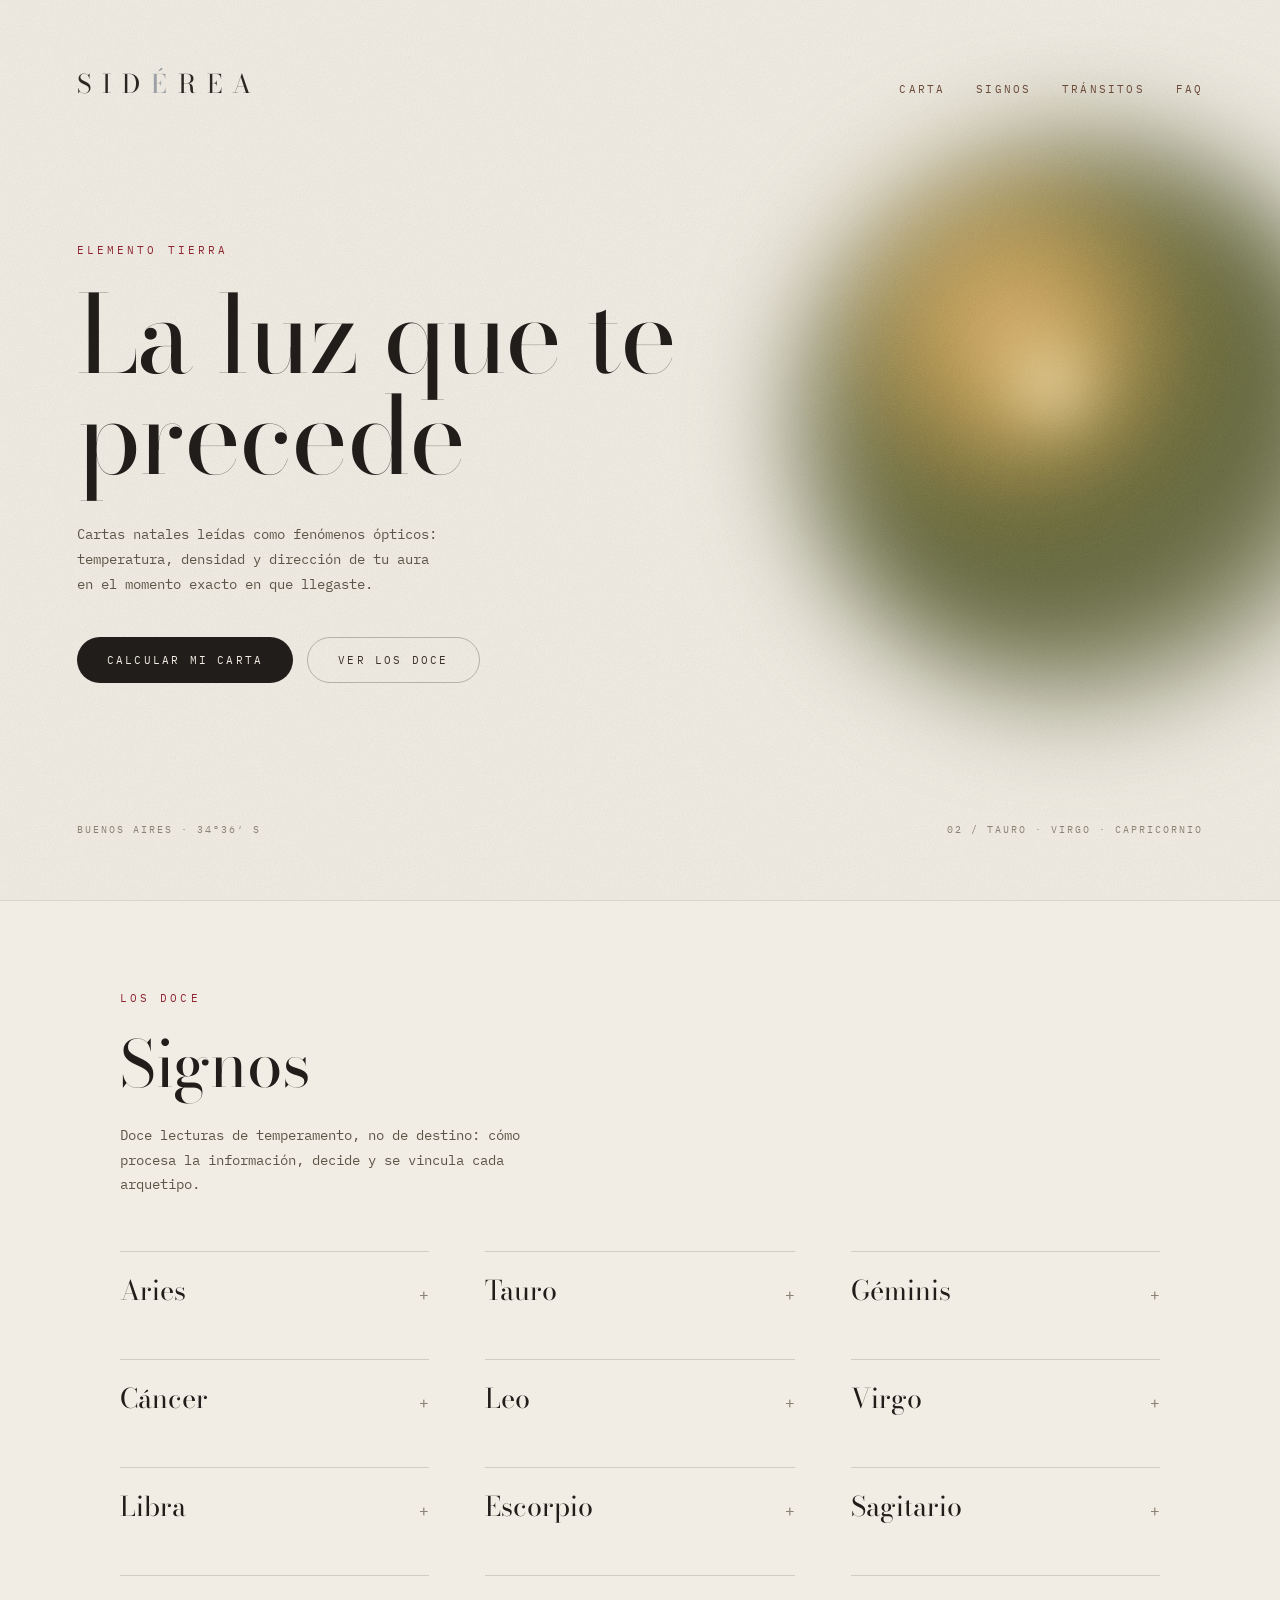
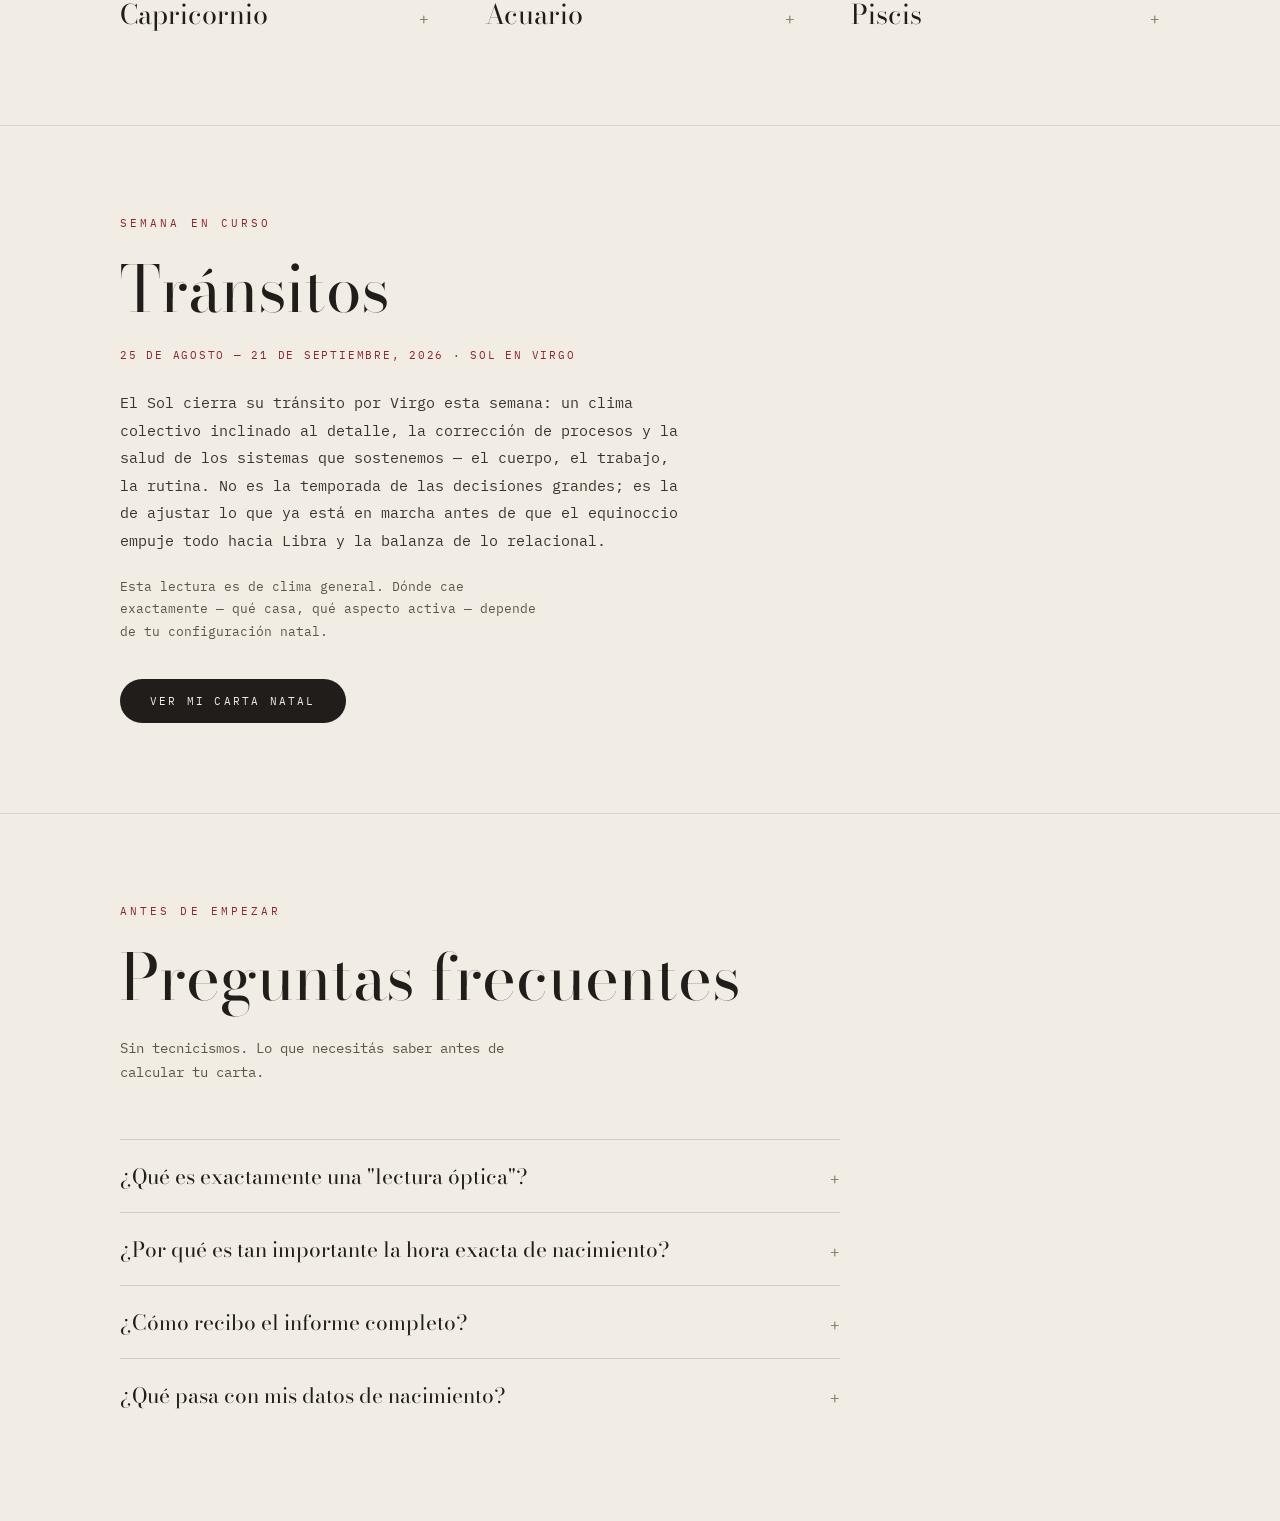
<file: templates/index.html>
<!DOCTYPE html>
<html lang="es">
<head>
<meta charset="utf-8">
<meta name="viewport" content="width=device-width, initial-scale=1">
<title>Sidérea — La luz que te precede</title>
<link rel="preconnect" href="https://fonts.googleapis.com">
<link rel="preconnect" href="https://fonts.gstatic.com" crossorigin>
<link href="https://fonts.googleapis.com/css2?family=Bodoni+Moda:opsz,wght@6..96,400;6..96,500&family=IBM+Plex+Mono:wght@400&display=swap" rel="stylesheet">
<link rel="stylesheet" href="/static/css/style.css">
</head>
<body>

<div class="page" id="carta">

  <div class="noise-overlay"></div>

  <div class="aura element-tierra">
    <div class="aura-body"></div>
    <div class="aura-core"></div>
    <div class="aura-grain"></div>
  </div>

  <div class="layout">

    <header class="header">
      <div class="wordmark">SID<span class="wordmark-accent">É</span>REA</div>
      <nav class="nav">
        <a href="#carta">Carta</a>
        <a href="#signos">Signos</a>
        <a href="#transitos">Tránsitos</a>
        <a href="#faq">FAQ</a>
      </nav>
    </header>

    <main class="main">
      <div class="eyebrow">Elemento tierra</div>
      <h1 class="headline">La luz que te precede</h1>
      <p class="lede">Cartas natales leídas como fenómenos ópticos: temperatura, densidad y dirección de tu aura en el momento exacto en que llegaste.</p>
      <div class="cta-row">
        <button type="button" class="btn btn-primary js-open-calculator" id="calc-open">Calcular mi carta</button>
        <a href="#signos" class="btn btn-secondary">Ver los doce</a>
      </div>
    </main>

    <footer class="footer">
      <span>Buenos Aires · 34°36′ S</span>
      <span>02 / Tauro · Virgo · Capricornio</span>
    </footer>

  </div>

  <div class="modal-overlay" id="calc-overlay" hidden>
    <div class="modal" role="dialog" aria-modal="true" aria-labelledby="calc-title">
      <button type="button" class="modal-close" id="calc-close" aria-label="Cerrar">×</button>

      <div class="modal-eyebrow">Calcular carta</div>
      <h2 id="calc-title" class="modal-title">Tus coordenadas de nacimiento</h2>

      <form id="calc-form" class="calc-form" novalidate>
        <label class="field">
          <span class="field-label">Fecha de nacimiento</span>
          <input type="date" name="date" required>
        </label>
        <label class="field">
          <span class="field-label">Hora exacta</span>
          <input type="time" name="time" required>
        </label>
        <label class="field">
          <span class="field-label">Lugar de nacimiento</span>
          <input type="text" name="location" placeholder="Ciudad, país" autocomplete="off" required>
        </label>
        <label class="field">
          <span class="field-label">Email</span>
          <input type="email" name="email" placeholder="tu@email.com" autocomplete="email" required>
        </label>

        <p class="calc-status" id="calc-status" role="status" aria-live="polite" hidden></p>
        <p class="calc-error" id="calc-error" role="alert" hidden></p>

        <button type="submit" class="btn btn-primary calc-submit" id="calc-submit">Calcular mi carta</button>
      </form>

      <div class="calc-result" id="calc-result" hidden>
        <div class="modal-eyebrow">Extracto gratuito</div>
        <h3 class="calc-diagnosis-title">Diagnóstico óptico</h3>
        <p class="calc-readout" id="calc-readout"></p>

        <p class="calc-diagnosis-text" id="calc-paragraph-one"></p>
        <p class="calc-diagnosis-text" id="calc-paragraph-two"></p>
        <p class="calc-hook" id="calc-hook"></p>

        <div class="calc-upsell">
          <p class="calc-price-line">Informe completo: <span id="calc-price"></span></p>
          <button type="button" class="btn btn-primary calc-buy" id="calc-buy">Comprar informe completo</button>
          <p class="calc-buy-status" id="calc-buy-status" role="status" aria-live="polite" hidden></p>
        </div>
      </div>
    </div>
  </div>

</div>

<section id="signos" class="section signos-section">
  <div class="section-inner">
    <div class="eyebrow">Los doce</div>
    <h2 class="section-title">Signos</h2>
    <p class="section-lede">Doce lecturas de temperamento, no de destino: cómo procesa la información, decide y se vincula cada arquetipo.</p>

    <div class="signs-grid">

      <details class="sign-card">
        <summary><span class="sign-name">Aries</span><span class="sign-toggle" aria-hidden="true">+</span></summary>
        <div class="sign-meta">21 mar — 19 abr · Fuego</div>
        <p class="sign-text">Procesa el mundo por impulso de acción: decide rápido, prueba en el terreno y corrige sobre la marcha antes que planificar en exceso. Su fricción aparece cuando la paciencia ajena no sigue su ritmo.</p>
      </details>

      <details class="sign-card">
        <summary><span class="sign-name">Tauro</span><span class="sign-toggle" aria-hidden="true">+</span></summary>
        <div class="sign-meta">20 abr — 20 may · Tierra</div>
        <p class="sign-text">Necesita evidencia sensorial antes de comprometerse: lo que puede tocar, medir o repetir le da certeza. Cambia de opinión despacio, pero cuando lo hace, el cambio es sólido y difícil de revertir.</p>
      </details>

      <details class="sign-card">
        <summary><span class="sign-name">Géminis</span><span class="sign-toggle" aria-hidden="true">+</span></summary>
        <div class="sign-meta">21 may — 20 jun · Aire</div>
        <p class="sign-text">Piensa en red, no en línea recta: conecta datos dispersos con una velocidad que a veces se confunde con dispersión. Su fortaleza es la síntesis rápida; su costo, sostener el foco en una sola variable.</p>
      </details>

      <details class="sign-card">
        <summary><span class="sign-name">Cáncer</span><span class="sign-toggle" aria-hidden="true">+</span></summary>
        <div class="sign-meta">21 jun — 22 jul · Agua</div>
        <p class="sign-text">Filtra la información a través de la memoria afectiva: recuerda cómo se sintió una situación antes que los hechos exactos. Construye seguridad por repetición de vínculos conocidos, no por novedad.</p>
      </details>

      <details class="sign-card">
        <summary><span class="sign-name">Leo</span><span class="sign-toggle" aria-hidden="true">+</span></summary>
        <div class="sign-meta">23 jul — 22 ago · Fuego</div>
        <p class="sign-text">Necesita ver el efecto de sus acciones para calibrar si va por buen camino: la retroalimentación externa no es vanidad, es información. Rinde mejor cuando lidera con nombre propio que cuando diluye su aporte en un colectivo anónimo.</p>
      </details>

      <details class="sign-card">
        <summary><span class="sign-name">Virgo</span><span class="sign-toggle" aria-hidden="true">+</span></summary>
        <div class="sign-meta">23 ago — 22 sep · Tierra</div>
        <p class="sign-text">Ordena antes de actuar: separa variables, detecta el error de proceso y corrige con precisión quirúrgica. Su riesgo no es la exigencia — es confundir la corrección del sistema con la corrección de la persona.</p>
      </details>

      <details class="sign-card">
        <summary><span class="sign-name">Libra</span><span class="sign-toggle" aria-hidden="true">+</span></summary>
        <div class="sign-meta">23 sep — 22 oct · Aire</div>
        <p class="sign-text">Decide comparando escenarios en simultáneo, sopesando cada variable frente a su opuesto antes de resolver. Necesita el punto de vista ajeno no por dependencia, sino porque su método de pensar es esencialmente relacional.</p>
      </details>

      <details class="sign-card">
        <summary><span class="sign-name">Escorpio</span><span class="sign-toggle" aria-hidden="true">+</span></summary>
        <div class="sign-meta">23 oct — 21 nov · Agua</div>
        <p class="sign-text">Investiga antes de confiar: necesita entender el mecanismo real detrás de una situación o un vínculo antes de comprometerse con él. Su intensidad no busca el conflicto — busca la información sin filtrar.</p>
      </details>

      <details class="sign-card">
        <summary><span class="sign-name">Sagitario</span><span class="sign-toggle" aria-hidden="true">+</span></summary>
        <div class="sign-meta">22 nov — 21 dic · Fuego</div>
        <p class="sign-text">Aprende expandiendo el marco, no profundizando uno solo: prefiere el mapa amplio a la nota al pie. Se aburre con la repetición sin propósito y necesita un horizonte visible para sostener el compromiso.</p>
      </details>

      <details class="sign-card">
        <summary><span class="sign-name">Capricornio</span><span class="sign-toggle" aria-hidden="true">+</span></summary>
        <div class="sign-meta">22 dic — 19 ene · Tierra</div>
        <p class="sign-text">Construye en plazos largos: mide el esfuerzo de hoy contra un resultado que puede tardar años en confirmarse. Su disciplina no es rigidez — es una apuesta calculada por la estructura sobre el impulso.</p>
      </details>

      <details class="sign-card">
        <summary><span class="sign-name">Acuario</span><span class="sign-toggle" aria-hidden="true">+</span></summary>
        <div class="sign-meta">20 ene — 18 feb · Aire</div>
        <p class="sign-text">Piensa por sistemas, no por casos individuales: le interesa el patrón que explica muchos comportamientos antes que la excepción anecdótica. Su distancia emocional aparente suele ser objetividad mal leída.</p>
      </details>

      <details class="sign-card">
        <summary><span class="sign-name">Piscis</span><span class="sign-toggle" aria-hidden="true">+</span></summary>
        <div class="sign-meta">19 feb — 20 mar · Agua</div>
        <p class="sign-text">Absorbe el estado emocional del entorno con una permeabilidad que funciona como radar y como vulnerabilidad. Necesita límites explícitos — no porque le falte carácter, sino porque su frontera perceptiva es naturalmente porosa.</p>
      </details>

    </div>
  </div>
</section>

<section id="transitos" class="section transitos-section">
  <div class="section-inner">
    <div class="eyebrow">Semana en curso</div>
    <h2 class="section-title">Tránsitos</h2>
    <p class="transitos-dateline">25 de agosto — 21 de septiembre, 2026 · Sol en Virgo</p>
    <p class="transitos-body">El Sol cierra su tránsito por Virgo esta semana: un clima colectivo inclinado al detalle, la corrección de procesos y la salud de los sistemas que sostenemos — el cuerpo, el trabajo, la rutina. No es la temporada de las decisiones grandes; es la de ajustar lo que ya está en marcha antes de que el equinoccio empuje todo hacia Libra y la balanza de lo relacional.</p>
    <p class="transitos-hook">Esta lectura es de clima general. Dónde cae exactamente — qué casa, qué aspecto activa — depende de tu configuración natal.</p>
    <button type="button" class="btn btn-primary js-open-calculator">Ver mi carta natal</button>
  </div>
</section>

<section id="faq" class="section faq-section">
  <div class="section-inner">
    <div class="eyebrow">Antes de empezar</div>
    <h2 class="section-title">Preguntas frecuentes</h2>
    <p class="section-lede">Sin tecnicismos. Lo que necesitás saber antes de calcular tu carta.</p>

    <div class="faq-list">

      <details class="faq-item">
        <summary><span class="faq-question">¿Qué es exactamente una "lectura óptica"?</span><span class="sign-toggle" aria-hidden="true">+</span></summary>
        <p class="faq-answer">Es la forma en que describimos tu carta natal: no como un pronóstico, sino como una configuración de luz — posición, temperatura y dirección — registrada en el momento y el lugar exactos en que naciste. El informe traduce esa configuración en un lenguaje analítico, no en predicciones.</p>
      </details>

      <details class="faq-item">
        <summary><span class="faq-question">¿Por qué es tan importante la hora exacta de nacimiento?</span><span class="sign-toggle" aria-hidden="true">+</span></summary>
        <p class="faq-answer">La hora determina tu Ascendente y las doce casas de tu carta, que cambian cada pocos minutos. Sin hora exacta podemos calcular tus planetas, pero no dónde caen dentro de tu carta — es la diferencia entre saber qué luz tenés y saber hacia dónde apunta.</p>
      </details>

      <details class="faq-item">
        <summary><span class="faq-question">¿Cómo recibo el informe completo?</span><span class="sign-toggle" aria-hidden="true">+</span></summary>
        <p class="faq-answer">Después de confirmar la compra, generamos un PDF a partir de tu carta y queda disponible para descargar directamente desde el sitio. No se envía por correo ni requiere una cuenta.</p>
      </details>

      <details class="faq-item">
        <summary><span class="faq-question">¿Qué pasa con mis datos de nacimiento?</span><span class="sign-toggle" aria-hidden="true">+</span></summary>
        <p class="faq-answer">Tu fecha, hora y lugar de nacimiento se usan únicamente para calcular tu carta y generar tu informe. No los compartimos con terceros ni los usamos para nada fuera de esa lectura.</p>
      </details>

    </div>
  </div>
</section>

<script src="/static/js/app.js" defer></script>
</body>
</html>
</file>
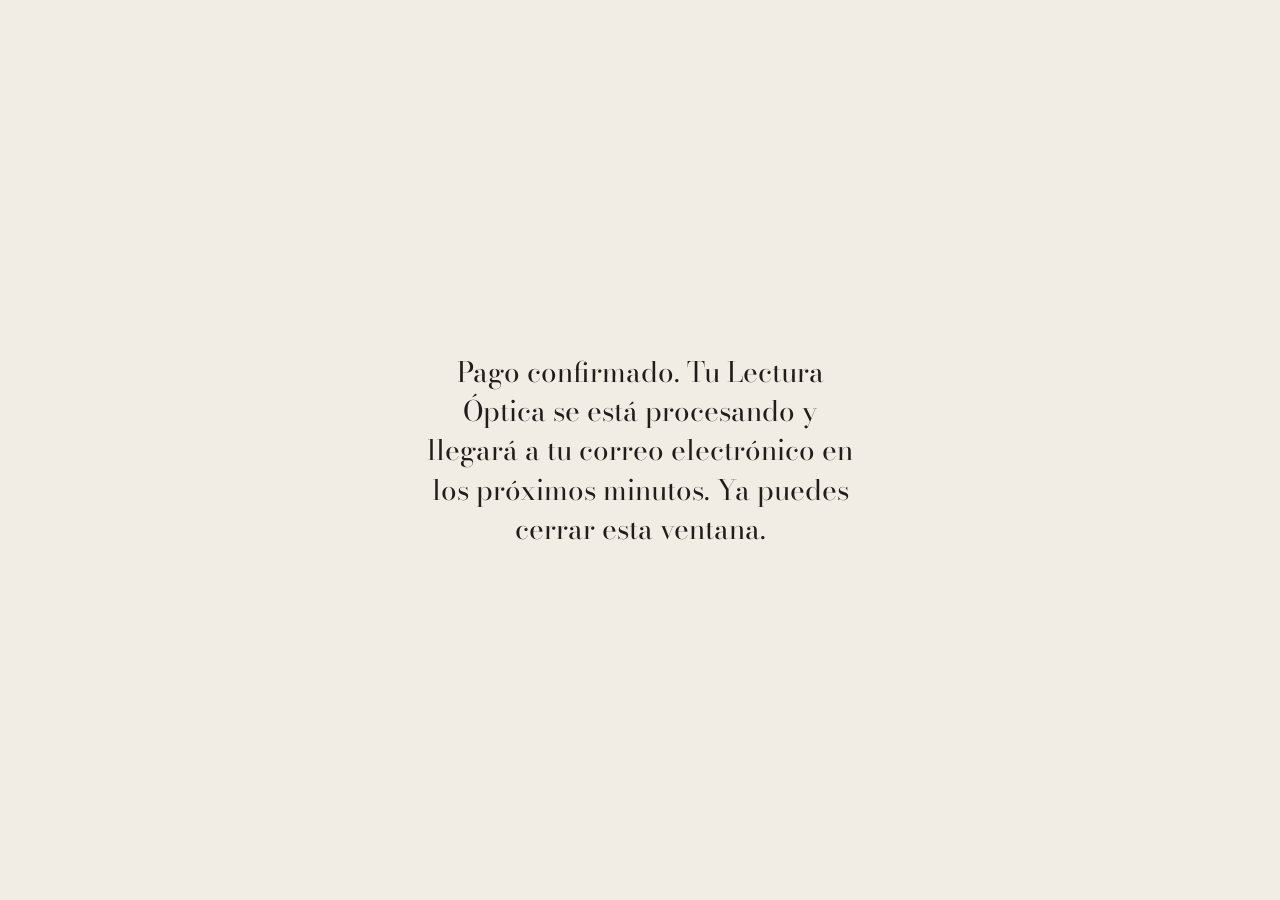
<file: templates/success.html>
<!DOCTYPE html>
<html lang="es">
<head>
<meta charset="utf-8">
<meta name="viewport" content="width=device-width, initial-scale=1">
<title>Sidérea — Pago confirmado</title>
<link rel="preconnect" href="https://fonts.googleapis.com">
<link rel="preconnect" href="https://fonts.gstatic.com" crossorigin>
<link href="https://fonts.googleapis.com/css2?family=Bodoni+Moda:opsz,wght@6..96,400;6..96,500&display=swap" rel="stylesheet">
<style>
  body {
    margin: 0;
    min-height: 100vh;
    display: flex;
    align-items: center;
    justify-content: center;
    background: #F1EDE4;
    color: #211D1A;
    font-family: 'Bodoni Moda', Didot, 'Bodoni MT', serif;
    text-align: center;
    padding: 24px;
    box-sizing: border-box;
  }

  p {
    margin: 0;
    max-width: 26ch;
    font-size: clamp(20px, 3.6vw, 28px);
    font-weight: 400;
    line-height: 1.4;
  }
</style>
</head>
<body>
  <p>Pago confirmado. Tu Lectura Óptica se está procesando y llegará a tu correo electrónico en los próximos minutos. Ya puedes cerrar esta ventana.</p>
</body>
</html>
</file>
<file: static/css/style.css>
html {
  scroll-behavior: smooth;
}

body {
  margin: 0;
  background: #F1EDE4;
  overflow-x: hidden;
}

a {
  color: #6B4A3A;
  text-decoration: none;
}

a:hover {
  color: #8E2530;
}

.page {
  min-height: 100vh;
  background: #F1EDE4;
  position: relative;
  overflow: visible;
  font-family: 'IBM Plex Mono', ui-monospace, monospace;
  color: #2A2622;
  scroll-margin-top: 0;
}

/* Fine photographic grain over the whole page, breaks up the flat digital background */
.noise-overlay {
  position: absolute;
  inset: 0;
  pointer-events: none;
  opacity: 0.4;
  mix-blend-mode: multiply;
  background-image: url('data:image/svg+xml,%3Csvg xmlns=%27http://www.w3.org/2000/svg%27 width=%27220%27 height=%27220%27%3E%3Cfilter id=%27n%27%3E%3CfeTurbulence type=%27fractalNoise%27 baseFrequency=%270.9%27 numOctaves=%274%27 stitchTiles=%27stitch%27/%3E%3CfeColorMatrix type=%27saturate%27 values=%270%27/%3E%3C/filter%3E%3Crect width=%27100%25%27 height=%27100%25%27 filter=%27url(%23n)%27 opacity=%270.4%27/%3E%3C/svg%3E');
}

/* Seasonal aura: eccentric radial light source, accent-sized, anchored
   top-right. Color is driven entirely by CSS custom properties so each
   `.element-*` class can swap the palette without touching the gradient
   stops, blur, blend-mode, or bleed geometry below. */
.aura {
  position: absolute;
  right: -2%;
  top: 22vh;
  width: clamp(260px, 34vw, 440px);
  aspect-ratio: 1;
  pointer-events: none;
  overflow: visible;
  transform: scale(1.12);
  transform-origin: 60% 40%;

  /* Fuego (default): ámbar cálido → rubí profundo */
  --aura-0: rgba(255,208,124,1);
  --aura-1: rgba(248,164,68,1);
  --aura-2: rgba(206,74,40,1);
  --aura-3: rgba(155,17,30,1);
  --aura-4: rgba(150,20,32,0.62);
  --aura-5: rgba(160,40,38,0.20);
  --aura-6: rgba(190,90,60,0);
  --aura-core-0: rgba(255,230,172,0.92);
  --aura-core-1: rgba(255,190,92,0.52);
  --aura-core-2: rgba(238,138,52,0.16);
  --aura-core-3: rgba(214,96,44,0);
}

/* Tierra (Tauro/Virgo/Capricornio): ámbar tostado → olivo profundo sutil.
   Temporada activa en el hero: Sol en Virgo. */
.aura.element-tierra {
  --aura-0: rgba(230,198,140,1);
  --aura-1: rgba(196,152,80,1);
  --aura-2: rgba(146,128,68,1);
  --aura-3: rgba(94,98,58,1);
  --aura-4: rgba(94,98,58,0.6);
  --aura-5: rgba(126,116,76,0.22);
  --aura-6: rgba(160,150,112,0);
  --aura-core-0: rgba(238,214,164,0.9);
  --aura-core-1: rgba(210,176,110,0.5);
  --aura-core-2: rgba(150,140,82,0.16);
  --aura-core-3: rgba(122,112,72,0);
}

/* Aire (Géminis/Libra/Acuario): plata luminoso → gris azulado */
.aura.element-aire {
  --aura-0: rgba(240,242,244,1);
  --aura-1: rgba(206,214,220,1);
  --aura-2: rgba(150,166,178,1);
  --aura-3: rgba(90,108,124,1);
  --aura-4: rgba(90,108,124,0.6);
  --aura-5: rgba(120,138,150,0.2);
  --aura-6: rgba(170,182,190,0);
  --aura-core-0: rgba(248,250,252,0.92);
  --aura-core-1: rgba(214,224,230,0.52);
  --aura-core-2: rgba(150,170,182,0.16);
  --aura-core-3: rgba(110,128,140,0);
}

/* Agua (Cáncer/Escorpio/Piscis): celeste claro → zafiro profundo */
.aura.element-agua {
  --aura-0: rgba(200,228,240,1);
  --aura-1: rgba(140,190,220,1);
  --aura-2: rgba(70,120,170,1);
  --aura-3: rgba(30,60,120,1);
  --aura-4: rgba(30,60,120,0.62);
  --aura-5: rgba(50,80,140,0.2);
  --aura-6: rgba(90,120,170,0);
  --aura-core-0: rgba(220,240,250,0.92);
  --aura-core-1: rgba(160,205,230,0.52);
  --aura-core-2: rgba(80,130,180,0.16);
  --aura-core-3: rgba(50,90,150,0);
}

.aura-body {
  position: absolute;
  inset: -7%;
  border-radius: 50%;
  overflow: visible;
  filter: blur(48px);
  background: radial-gradient(circle at 38% 34%,
    var(--aura-0) 0%,
    var(--aura-1) 16%,
    var(--aura-2) 26%,
    var(--aura-3) 36%,
    var(--aura-3) 56%,
    var(--aura-4) 72%,
    var(--aura-5) 88%,
    var(--aura-6) 100%);
}

.aura-core {
  position: absolute;
  inset: 30%;
  border-radius: 50%;
  transform: translate(-16%, -18%);
  mix-blend-mode: screen;
  filter: blur(26px);
  background: radial-gradient(circle at 50% 50%,
    var(--aura-core-0) 0%,
    var(--aura-core-1) 22%,
    var(--aura-core-2) 34%,
    var(--aura-core-3) 46%);
}

.aura-grain {
  position: absolute;
  inset: -7%;
  border-radius: 50%;
  mix-blend-mode: overlay;
  opacity: 0.16;
  pointer-events: none;
  -webkit-mask-image: radial-gradient(circle at 38% 34%, #000 0%, #000 46%, rgba(0,0,0,0.45) 72%, rgba(0,0,0,0) 100%);
  mask-image: radial-gradient(circle at 38% 34%, #000 0%, #000 46%, rgba(0,0,0,0.45) 72%, rgba(0,0,0,0) 100%);
  background-image: url('data:image/svg+xml,%3Csvg xmlns=%27http://www.w3.org/2000/svg%27 width=%27180%27 height=%27180%27%3E%3Cfilter id=%27glitter%27%3E%3CfeTurbulence type=%27fractalNoise%27 baseFrequency=%271.2%27 numOctaves=%274%27 stitchTiles=%27stitch%27/%3E%3CfeColorMatrix type=%27saturate%27 values=%270%27/%3E%3CfeComponentTransfer%3E%3CfeFuncA type=%27linear%27 slope=%271.6%27 intercept=%27-0.18%27/%3E%3C/feComponentTransfer%3E%3C/filter%3E%3Crect width=%27100%25%27 height=%27100%25%27 filter=%27url(%23glitter)%27/%3E%3C/svg%3E');
}

.layout {
  position: relative;
  display: flex;
  flex-direction: column;
  min-height: 100vh;
  box-sizing: border-box;
  padding: clamp(28px, 5vw, 64px) clamp(24px, 6vw, 96px);
}

.header {
  display: flex;
  align-items: baseline;
  justify-content: space-between;
  gap: 24px;
}

.wordmark {
  font-family: 'Bodoni Moda', Didot, 'Bodoni MT', serif;
  font-size: clamp(19px, 2vw, 26px);
  font-weight: 400;
  letter-spacing: 0.42em;
  text-transform: uppercase;
  color: #2A2622;
}

.wordmark-accent {
  font-weight: 500;
  color: #9AA0A6;
}

.nav {
  display: flex;
  gap: clamp(16px, 2.4vw, 34px);
  font-size: 11px;
  letter-spacing: 0.2em;
  text-transform: uppercase;
  color: #6E6558;
}

.main {
  flex: 1;
  display: flex;
  flex-direction: column;
  justify-content: center;
  max-width: min(680px, 58vw);
  padding: clamp(40px, 8vh, 110px) 0;
}

.eyebrow {
  font-size: 11px;
  letter-spacing: 0.28em;
  text-transform: uppercase;
  color: #8E2530;
  margin-bottom: clamp(20px, 3vh, 34px);
}

.headline {
  margin: 0;
  font-family: 'Bodoni Moda', Didot, 'Bodoni MT', serif;
  font-weight: 400;
  font-size: clamp(46px, 8.4vw, 132px);
  max-width: 9ch;
  line-height: 0.94;
  letter-spacing: -0.015em;
  text-wrap: pretty;
  color: #211D1A;
}

.lede {
  max-width: 46ch;
  margin: clamp(24px, 4vh, 40px) 0 0;
  font-size: clamp(13px, 1.1vw, 15px);
  line-height: 1.75;
  color: #5D5548;
  text-wrap: pretty;
}

.cta-row {
  display: flex;
  flex-wrap: wrap;
  gap: 14px;
  margin-top: clamp(28px, 4.5vh, 48px);
}

.btn {
  display: inline-flex;
  align-items: center;
  padding: 15px 30px;
  border-radius: 999px;
  font-size: 11px;
  letter-spacing: 0.2em;
  text-transform: uppercase;
  font-family: inherit;
  border: none;
  background: none;
  cursor: pointer;
}

.btn-primary {
  background: #211D1A;
  color: #F1EDE4;
}

.btn-primary:hover {
  background: #8E2530;
  color: #F5F1E8;
}

.btn-secondary {
  border: 1px solid rgba(42,38,34,0.28);
  color: #3A342C;
}

.btn-secondary:hover {
  border-color: #8E2530;
  color: #8E2530;
}

.footer {
  display: flex;
  align-items: baseline;
  justify-content: space-between;
  gap: 24px;
  font-size: 10px;
  letter-spacing: 0.2em;
  text-transform: uppercase;
  color: #8B8274;
}

/* ---- Secciones editoriales (Signos, Tránsitos) ---- */

.section {
  position: relative;
  background: #F1EDE4;
  border-top: 1px solid rgba(42, 38, 34, 0.12);
  padding: clamp(64px, 10vh, 120px) clamp(24px, 6vw, 96px);
  scroll-margin-top: clamp(24px, 4vh, 48px);
  font-family: 'IBM Plex Mono', ui-monospace, monospace;
  color: #2A2622;
}

.section-inner {
  max-width: 1040px;
  margin: 0 auto;
}

.section-title {
  margin: 10px 0 0;
  font-family: 'Bodoni Moda', Didot, 'Bodoni MT', serif;
  font-weight: 400;
  font-size: clamp(36px, 6vw, 64px);
  line-height: 1;
  color: #211D1A;
}

.section-lede {
  max-width: 52ch;
  margin: clamp(18px, 3vh, 28px) 0 0;
  font-size: clamp(13px, 1.1vw, 15px);
  line-height: 1.75;
  color: #5D5548;
}

/* Signos: grilla minimalista y espaciada, doce lecturas fijas de temperamento */

.signs-grid {
  display: grid;
  grid-template-columns: repeat(auto-fit, minmax(240px, 1fr));
  gap: clamp(28px, 4vw, 48px) clamp(32px, 5vw, 56px);
  margin-top: clamp(40px, 6vh, 64px);
}

.sign-card {
  border-top: 1px solid rgba(42, 38, 34, 0.16);
  padding-top: 18px;
}

.sign-card summary {
  display: flex;
  align-items: baseline;
  justify-content: space-between;
  gap: 12px;
  cursor: pointer;
  list-style: none;
}

.sign-card summary::-webkit-details-marker {
  display: none;
}

.sign-name {
  font-family: 'Bodoni Moda', Didot, 'Bodoni MT', serif;
  font-weight: 400;
  font-size: clamp(20px, 2.4vw, 27px);
  color: #211D1A;
  transition: color 0.2s ease;
}

.sign-toggle {
  font-size: 16px;
  color: #8B8274;
  transition: transform 0.2s ease, color 0.2s ease;
}

.sign-card:hover .sign-name {
  color: #8E2530;
}

.sign-card:hover .sign-toggle {
  color: #8E2530;
}

.sign-card[open] .sign-toggle {
  transform: rotate(45deg);
}

.sign-meta {
  margin-top: 6px;
  font-size: 10px;
  letter-spacing: 0.18em;
  text-transform: uppercase;
  color: #8B8274;
}

.sign-text {
  max-width: 46ch;
  margin: 14px 0 4px;
  font-size: 13px;
  line-height: 1.75;
  color: #5D5548;
}

/* Tránsitos: clima semanal + gancho hacia la carta natal */

.transitos-dateline {
  margin: clamp(18px, 3vh, 28px) 0 0;
  font-size: 11px;
  letter-spacing: 0.16em;
  text-transform: uppercase;
  color: #8E2530;
}

.transitos-body {
  max-width: 62ch;
  margin: clamp(20px, 3vh, 30px) 0 0;
  font-size: clamp(14px, 1.2vw, 16px);
  line-height: 1.8;
  color: #3A342C;
}

.transitos-hook {
  max-width: 52ch;
  margin: clamp(16px, 2.4vh, 22px) 0 0;
  font-size: 13px;
  line-height: 1.7;
  color: #5D5548;
}

.transitos-section .btn {
  margin-top: clamp(24px, 4vh, 36px);
}

/* FAQ: misma disposición de disclosure que Signos, en lista vertical */

.faq-list {
  display: flex;
  flex-direction: column;
  gap: 0;
  max-width: 720px;
  margin-top: clamp(40px, 6vh, 64px);
}

.faq-item {
  border-top: 1px solid rgba(42, 38, 34, 0.16);
  padding: 20px 0;
}

.faq-item summary {
  display: flex;
  align-items: baseline;
  justify-content: space-between;
  gap: 24px;
  cursor: pointer;
  list-style: none;
}

.faq-item summary::-webkit-details-marker {
  display: none;
}

.faq-question {
  font-family: 'Bodoni Moda', Didot, 'Bodoni MT', serif;
  font-weight: 400;
  font-size: clamp(17px, 2vw, 21px);
  color: #211D1A;
  transition: color 0.2s ease;
}

.faq-item:hover .faq-question,
.faq-item:hover .sign-toggle {
  color: #8E2530;
}

.faq-item[open] .sign-toggle {
  transform: rotate(45deg);
}

.faq-answer {
  max-width: 58ch;
  margin: 14px 0 4px;
  font-size: 13px;
  line-height: 1.75;
  color: #5D5548;
}

/* ---- Calculadora de carta: modal ---- */

.modal-overlay {
  position: fixed;
  inset: 0;
  z-index: 40;
  display: flex;
  align-items: center;
  justify-content: center;
  padding: 24px;
  background: rgba(33, 29, 26, 0.55);
}

.modal-overlay[hidden] {
  display: none;
}

.modal {
  position: relative;
  width: 100%;
  max-width: 440px;
  max-height: 88vh;
  overflow-y: auto;
  box-sizing: border-box;
  background: #F7F4EC;
  border-radius: 20px;
  box-shadow: 0 24px 64px rgba(33, 29, 26, 0.28);
  padding: clamp(28px, 5vw, 44px);
  font-family: 'IBM Plex Mono', ui-monospace, monospace;
  color: #2A2622;
}

.modal-close {
  position: absolute;
  top: 18px;
  right: 18px;
  width: 32px;
  height: 32px;
  border: none;
  background: none;
  cursor: pointer;
  font-size: 20px;
  line-height: 1;
  font-family: inherit;
  color: #6E6558;
}

.modal-close:hover {
  color: #8E2530;
}

.modal-eyebrow {
  font-size: 11px;
  letter-spacing: 0.28em;
  text-transform: uppercase;
  color: #8E2530;
  margin-bottom: 10px;
}

.modal-title {
  margin: 0 0 24px;
  font-family: 'Bodoni Moda', Didot, 'Bodoni MT', serif;
  font-weight: 400;
  font-size: clamp(24px, 4vw, 32px);
  line-height: 1.1;
  text-wrap: balance;
  color: #211D1A;
}

.calc-form {
  display: flex;
  flex-direction: column;
  gap: 18px;
}

.calc-form[hidden] {
  display: none;
}

.field {
  display: flex;
  flex-direction: column;
  gap: 8px;
}

.field-label {
  font-size: 10px;
  letter-spacing: 0.2em;
  text-transform: uppercase;
  color: #6E6558;
}

.field input {
  font-family: inherit;
  font-size: 14px;
  color: #211D1A;
  background: transparent;
  border: none;
  border-bottom: 1px solid rgba(42, 38, 34, 0.28);
  padding: 8px 2px;
  outline: none;
  transition: border-color 0.2s ease;
}

.field input:focus {
  border-color: #8E2530;
}

.calc-status {
  margin: 0;
  font-size: 11px;
  letter-spacing: 0.16em;
  text-transform: uppercase;
  color: #8E2530;
  animation: calc-pulse 1.4s ease-in-out infinite;
}

@keyframes calc-pulse {
  0%, 100% { opacity: 0.45; }
  50% { opacity: 1; }
}

.calc-error {
  margin: 0;
  font-size: 12px;
  line-height: 1.6;
  color: #8E2530;
}

.calc-submit {
  margin-top: 6px;
  width: 100%;
  justify-content: center;
}

.calc-submit:disabled {
  opacity: 0.6;
  cursor: progress;
}

.calc-result {
  animation: calc-reveal 0.4s ease both;
}

.calc-result[hidden] {
  display: none;
}

@keyframes calc-reveal {
  from {
    opacity: 0;
    transform: translateY(6px);
  }
  to {
    opacity: 1;
    transform: none;
  }
}

.calc-diagnosis-title {
  margin: 0 0 14px;
  font-family: 'Bodoni Moda', Didot, 'Bodoni MT', serif;
  font-weight: 400;
  font-size: clamp(24px, 4vw, 30px);
  line-height: 1.1;
  text-wrap: balance;
  color: #211D1A;
}

.calc-readout {
  margin: 0 0 22px;
  font-size: 10px;
  letter-spacing: 0.18em;
  text-transform: uppercase;
  color: #8B8274;
}

.calc-diagnosis-text {
  margin: 0 0 16px;
  font-size: 13px;
  line-height: 1.75;
  color: #5D5548;
  text-wrap: pretty;
}

.calc-hook {
  margin: 4px 0 26px;
  padding-top: 18px;
  border-top: 1px solid rgba(42, 38, 34, 0.16);
  font-size: 13px;
  line-height: 1.7;
  color: #8E2530;
  text-wrap: pretty;
}

.calc-upsell {
  border-top: 1px solid rgba(42, 38, 34, 0.16);
  padding-top: 22px;
}

.calc-price-line {
  margin: 0 0 14px;
  font-size: 11px;
  letter-spacing: 0.16em;
  text-transform: uppercase;
  color: #211D1A;
}

.calc-buy {
  width: 100%;
  justify-content: center;
}

.calc-buy:disabled {
  opacity: 0.6;
  cursor: progress;
}

.calc-buy-status {
  margin: 14px 0 0;
  font-size: 11px;
  line-height: 1.6;
  letter-spacing: 0.02em;
  color: #6E6558;
  text-align: center;
}
</file>
